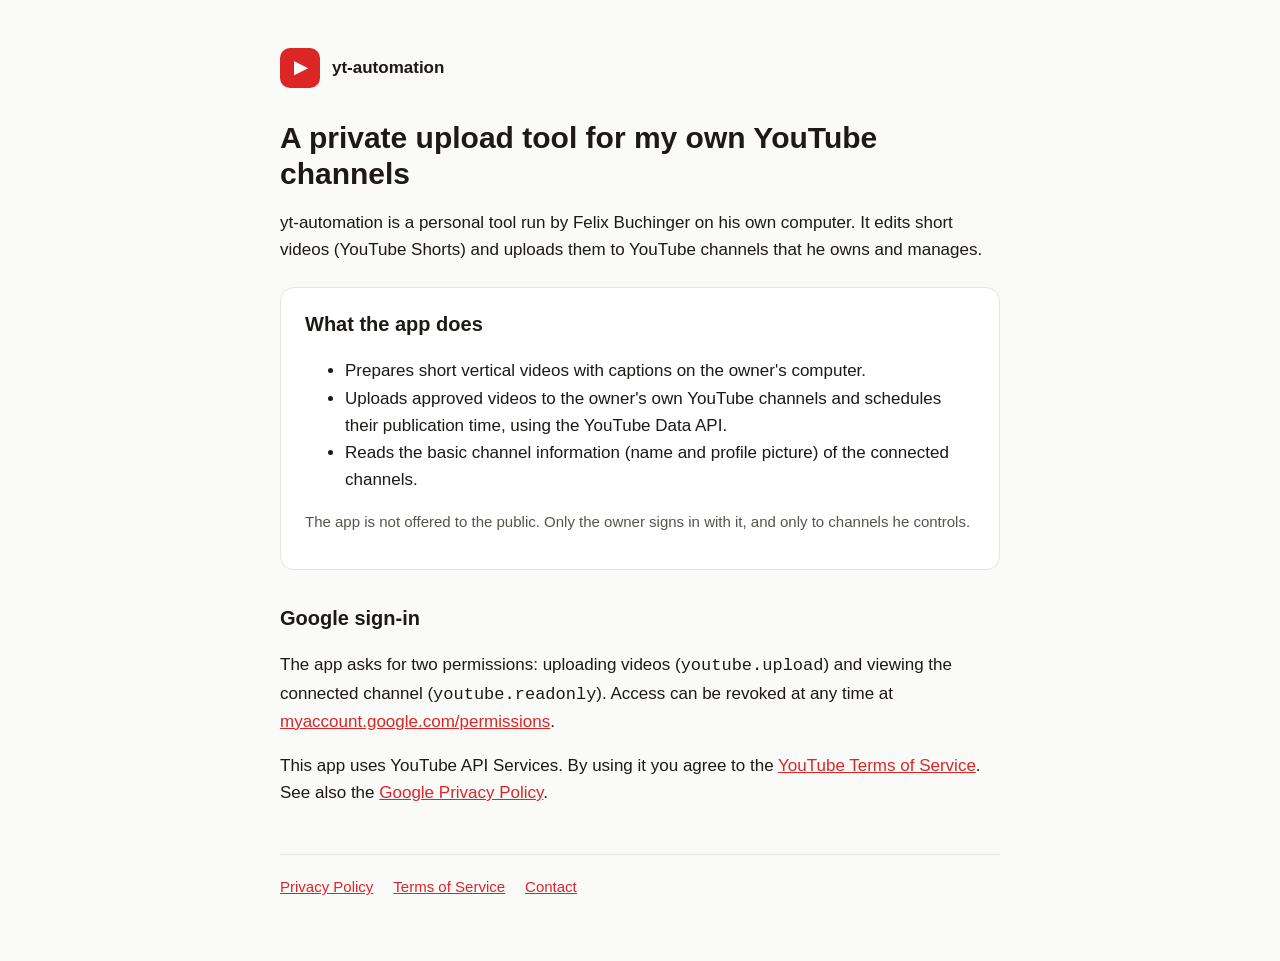
<file: index.html>
<!doctype html>
<html lang="en">
<head>
<meta charset="utf-8">
<meta name="viewport" content="width=device-width, initial-scale=1">
<title>yt-automation</title>
<meta name="description" content="yt-automation is a private tool that uploads short videos to the owner's own YouTube channels.">
<link rel="stylesheet" href="style.css">
</head>
<body>
<main>
<header><div class="logo">▶</div><strong>yt-automation</strong></header>
<h1>A private upload tool for my own YouTube channels</h1>
<p>yt-automation is a personal tool run by Felix Buchinger on his own computer. It edits short videos (YouTube Shorts) and uploads them to YouTube channels that he owns and manages.</p>
<div class="card">
<h2 style="margin-top:0">What the app does</h2>
<ul>
<li>Prepares short vertical videos with captions on the owner's computer.</li>
<li>Uploads approved videos to the owner's own YouTube channels and schedules their publication time, using the YouTube Data API.</li>
<li>Reads the basic channel information (name and profile picture) of the connected channels.</li>
</ul>
<p class="muted">The app is not offered to the public. Only the owner signs in with it, and only to channels he controls.</p>
</div>
<h2>Google sign-in</h2>
<p>The app asks for two permissions: uploading videos (<code>youtube.upload</code>) and viewing the connected channel (<code>youtube.readonly</code>). Access can be revoked at any time at <a href="https://myaccount.google.com/permissions">myaccount.google.com/permissions</a>.</p>
<p>This app uses YouTube API Services. By using it you agree to the <a href="https://www.youtube.com/t/terms">YouTube Terms of Service</a>. See also the <a href="https://policies.google.com/privacy">Google Privacy Policy</a>.</p>
<nav>
<a href="privacy.html">Privacy Policy</a>
<a href="terms.html">Terms of Service</a>
<a href="mailto:fbuchinger1212@gmail.com">Contact</a>
</nav>
</main>
</body>
</html>
</file>
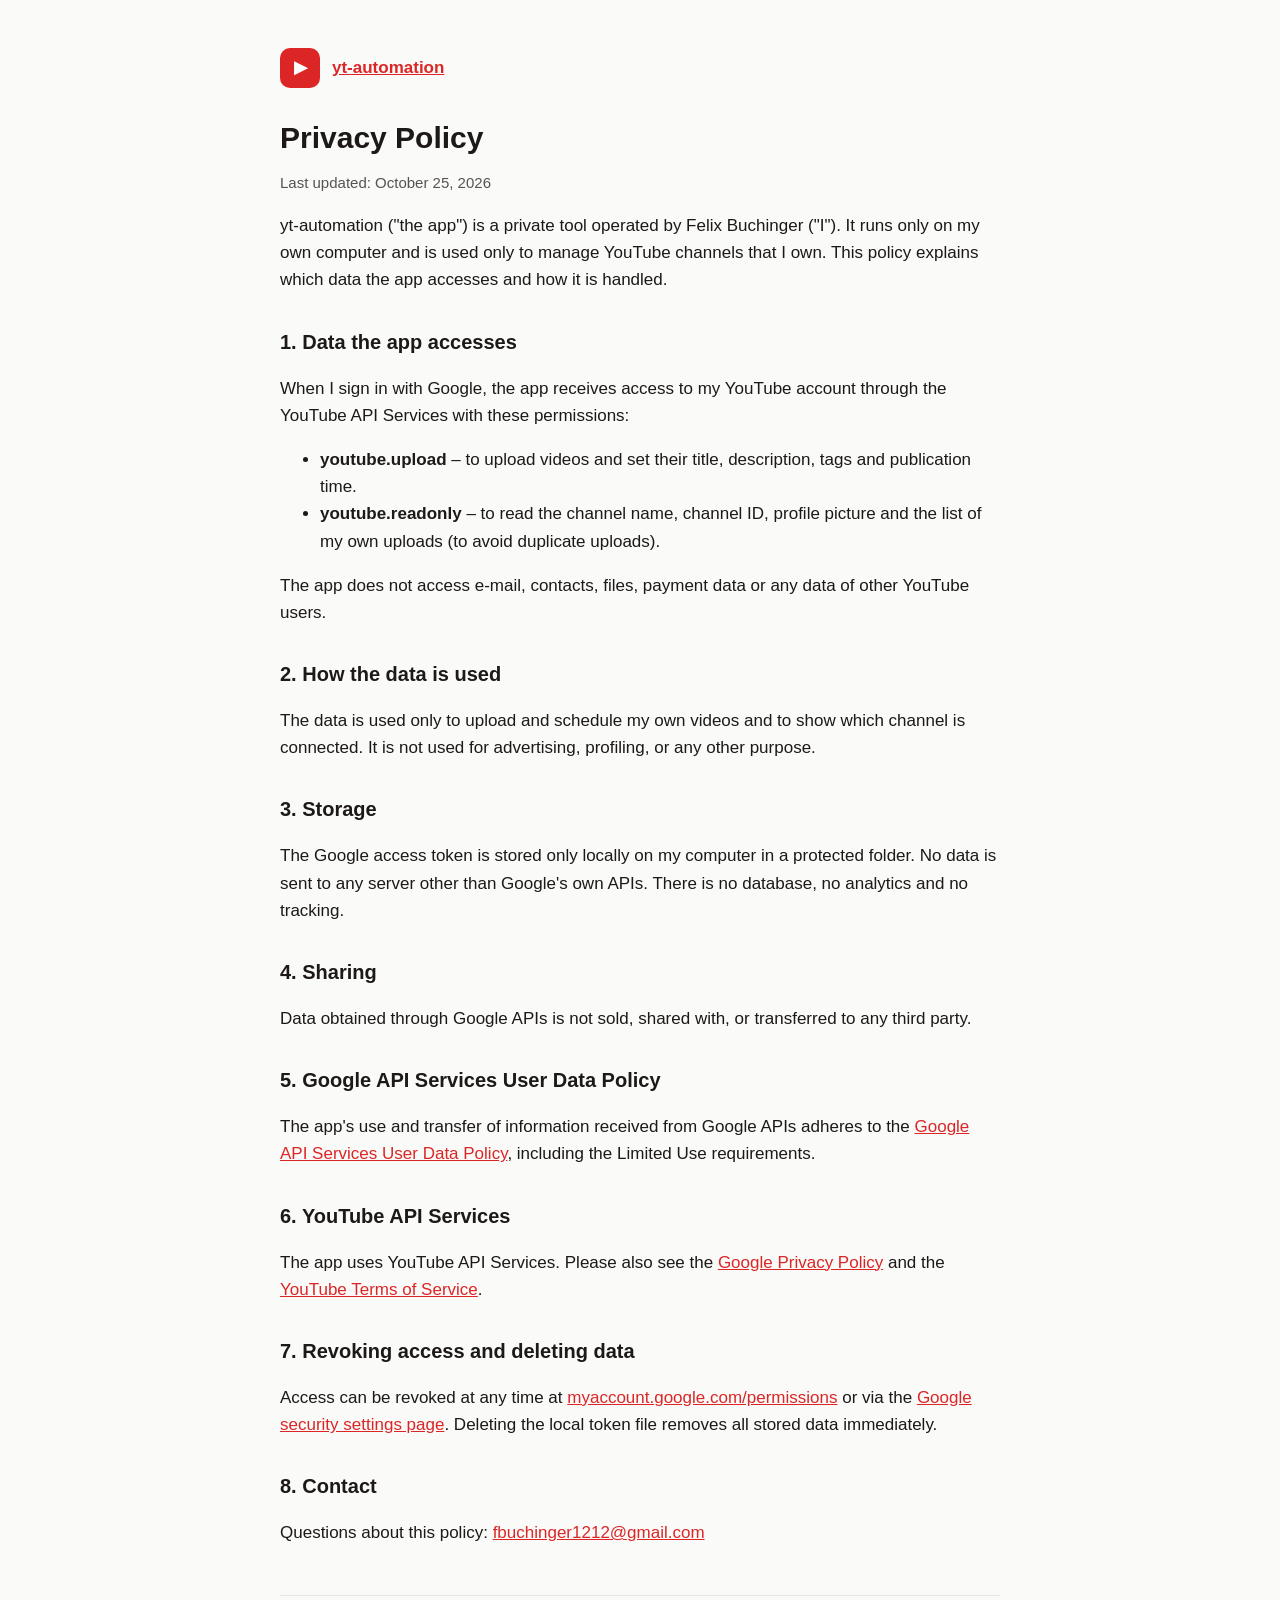
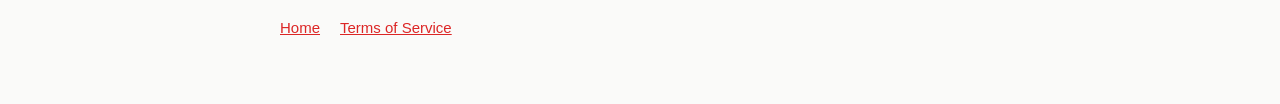
<file: privacy.html>
<!doctype html>
<html lang="en">
<head>
<meta charset="utf-8">
<meta name="viewport" content="width=device-width, initial-scale=1">
<title>Privacy Policy – yt-automation</title>
<link rel="stylesheet" href="style.css">
</head>
<body>
<main>
<header><div class="logo">▶</div><a href="index.html"><strong>yt-automation</strong></a></header>
<h1>Privacy Policy</h1>
<p class="muted">Last updated: October 25, 2026</p>
<p>yt-automation ("the app") is a private tool operated by Felix Buchinger ("I"). It runs only on my own computer and is used only to manage YouTube channels that I own. This policy explains which data the app accesses and how it is handled.</p>
<h2>1. Data the app accesses</h2>
<p>When I sign in with Google, the app receives access to my YouTube account through the YouTube API Services with these permissions:</p>
<ul>
<li><strong>youtube.upload</strong> – to upload videos and set their title, description, tags and publication time.</li>
<li><strong>youtube.readonly</strong> – to read the channel name, channel ID, profile picture and the list of my own uploads (to avoid duplicate uploads).</li>
</ul>
<p>The app does not access e-mail, contacts, files, payment data or any data of other YouTube users.</p>
<h2>2. How the data is used</h2>
<p>The data is used only to upload and schedule my own videos and to show which channel is connected. It is not used for advertising, profiling, or any other purpose.</p>
<h2>3. Storage</h2>
<p>The Google access token is stored only locally on my computer in a protected folder. No data is sent to any server other than Google's own APIs. There is no database, no analytics and no tracking.</p>
<h2>4. Sharing</h2>
<p>Data obtained through Google APIs is not sold, shared with, or transferred to any third party.</p>
<h2>5. Google API Services User Data Policy</h2>
<p>The app's use and transfer of information received from Google APIs adheres to the <a href="https://developers.google.com/terms/api-services-user-data-policy">Google API Services User Data Policy</a>, including the Limited Use requirements.</p>
<h2>6. YouTube API Services</h2>
<p>The app uses YouTube API Services. Please also see the <a href="https://policies.google.com/privacy">Google Privacy Policy</a> and the <a href="https://www.youtube.com/t/terms">YouTube Terms of Service</a>.</p>
<h2>7. Revoking access and deleting data</h2>
<p>Access can be revoked at any time at <a href="https://myaccount.google.com/permissions">myaccount.google.com/permissions</a> or via the <a href="https://security.google.com/settings/security/permissions">Google security settings page</a>. Deleting the local token file removes all stored data immediately.</p>
<h2>8. Contact</h2>
<p>Questions about this policy: <a href="mailto:fbuchinger1212@gmail.com">fbuchinger1212@gmail.com</a></p>
<nav>
<a href="index.html">Home</a>
<a href="terms.html">Terms of Service</a>
</nav>
</main>
</body>
</html>
</file>
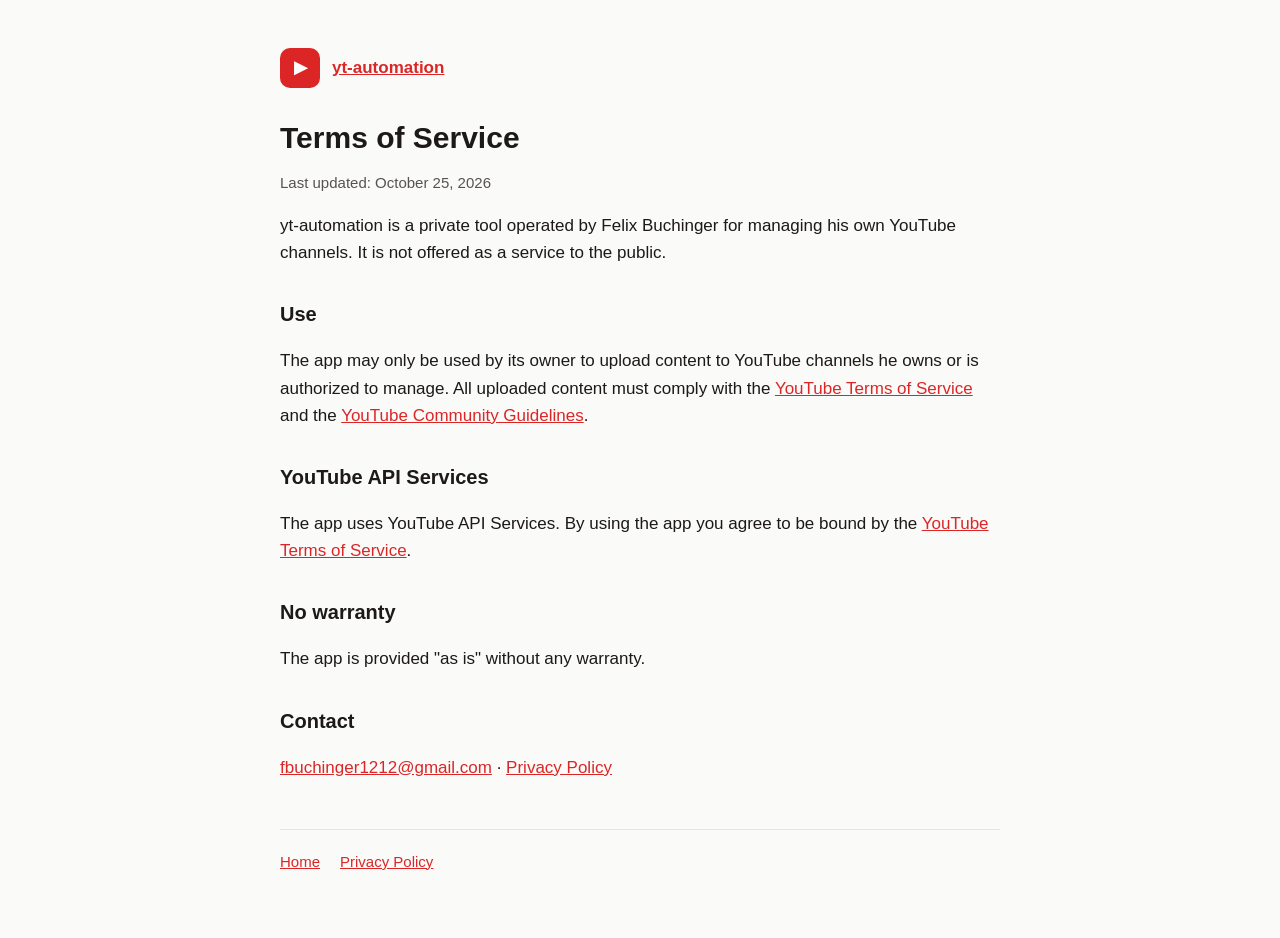
<file: terms.html>
<!doctype html>
<html lang="en">
<head>
<meta charset="utf-8">
<meta name="viewport" content="width=device-width, initial-scale=1">
<title>Terms of Service – yt-automation</title>
<link rel="stylesheet" href="style.css">
</head>
<body>
<main>
<header><div class="logo">▶</div><a href="index.html"><strong>yt-automation</strong></a></header>
<h1>Terms of Service</h1>
<p class="muted">Last updated: October 25, 2026</p>
<p>yt-automation is a private tool operated by Felix Buchinger for managing his own YouTube channels. It is not offered as a service to the public.</p>
<h2>Use</h2>
<p>The app may only be used by its owner to upload content to YouTube channels he owns or is authorized to manage. All uploaded content must comply with the <a href="https://www.youtube.com/t/terms">YouTube Terms of Service</a> and the <a href="https://www.youtube.com/howyoutubeworks/policies/community-guidelines/">YouTube Community Guidelines</a>.</p>
<h2>YouTube API Services</h2>
<p>The app uses YouTube API Services. By using the app you agree to be bound by the <a href="https://www.youtube.com/t/terms">YouTube Terms of Service</a>.</p>
<h2>No warranty</h2>
<p>The app is provided "as is" without any warranty.</p>
<h2>Contact</h2>
<p><a href="mailto:fbuchinger1212@gmail.com">fbuchinger1212@gmail.com</a> · <a href="privacy.html">Privacy Policy</a></p>
<nav>
<a href="index.html">Home</a>
<a href="privacy.html">Privacy Policy</a>
</nav>
</main>
</body>
</html>
</file>
<file: style.css>
:root { --bg: #fafaf9; --fg: #1c1917; --muted: #57534e; --accent: #dc2626; --card: #ffffff; --line: #e7e5e4; }
@media (prefers-color-scheme: dark) {
:root { --bg: #1c1917; --fg: #f5f5f4; --muted: #a8a29e; --accent: #f87171; --card: #292524; --line: #44403c; }
}
* { box-sizing: border-box; }
body { margin: 0; background: var(--bg); color: var(--fg); font: 17px/1.6 -apple-system, BlinkMacSystemFont, "Segoe UI", Roboto, sans-serif; }
main { max-width: 760px; margin: 0 auto; padding: 48px 20px 64px; }
header { display: flex; align-items: center; gap: 12px; margin-bottom: 32px; }
.logo { width: 40px; height: 40px; border-radius: 10px; background: var(--accent); color: #fff; display: grid; place-items: center; font-weight: 700; }
h1 { font-size: 30px; line-height: 1.2; margin: 0 0 12px; }
h2 { font-size: 20px; margin: 32px 0 8px; }
p, li { color: var(--fg); }
.muted { color: var(--muted); font-size: 15px; }
.card { background: var(--card); border: 1px solid var(--line); border-radius: 14px; padding: 20px 24px; margin: 24px 0; }
a { color: var(--accent); }
nav { display: flex; gap: 20px; flex-wrap: wrap; border-top: 1px solid var(--line); margin-top: 48px; padding-top: 20px; font-size: 15px; }
</file>
